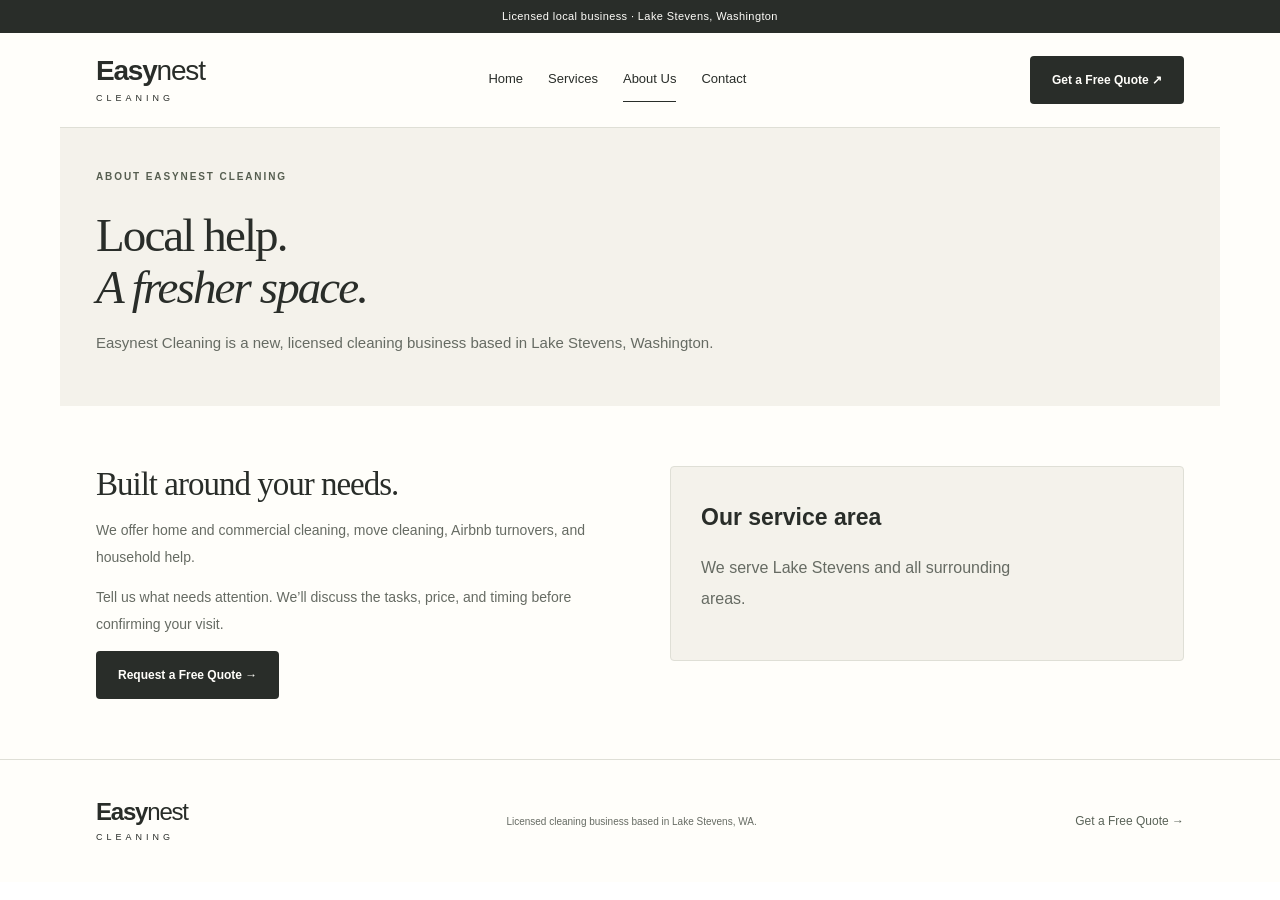
<file: about.html>
<!doctype html><html lang="en"><head><meta charset="UTF-8"><meta name="viewport" content="width=device-width,initial-scale=1"><title>About Us | Easynest Cleaning</title><meta name="description" content="Local home, move, commercial and household cleaning in Lake Stevens, Washington. Easynest Cleaning is a licensed local business."><link rel="stylesheet" href="style.css"><script defer src="script.js"></script></head><body><div id="en-new"><div class="topline">Licensed local business · Lake Stevens, Washington</div><nav class="container" aria-label="Main navigation"><a class="brand" href="index.html">Easy<span>nest</span><small>CLEANING</small></a><div class="nav-links"><a href="index.html">Home</a><a href="services.html">Services</a><a aria-current="page" href="about.html">About Us</a><a href="contact.html">Contact</a></div><a class="button" href="contact.html">Get a Free Quote ↗</a></nav>
<main><section class="container page-heading"><p class="eyebrow">ABOUT EASYNEST CLEANING</p><h1>Local help.<br><em>A fresher space.</em></h1><p class="intro">Easynest Cleaning is a new, licensed cleaning business based in Lake Stevens, Washington.</p></section>
<section class="container split"><div><h2>Built around your needs.</h2><p>We offer home and commercial cleaning, move cleaning, Airbnb turnovers, and household help.</p><p>Tell us what needs attention. We’ll discuss the tasks, price, and timing before confirming your visit.</p><a class="button" href="contact.html">Request a Free Quote →</a></div><div class="area-panel"><strong>Our service area</strong><p>We serve Lake Stevens and all surrounding areas.</p></div></section>
</main><footer><div class="container footer-grid"><a class="brand" href="index.html">Easy<span>nest</span><small>CLEANING</small></a><p>Licensed cleaning business based in Lake Stevens, WA.</p><a href="contact.html">Get a Free Quote →</a></div></footer>
</div></body></html>
</file>
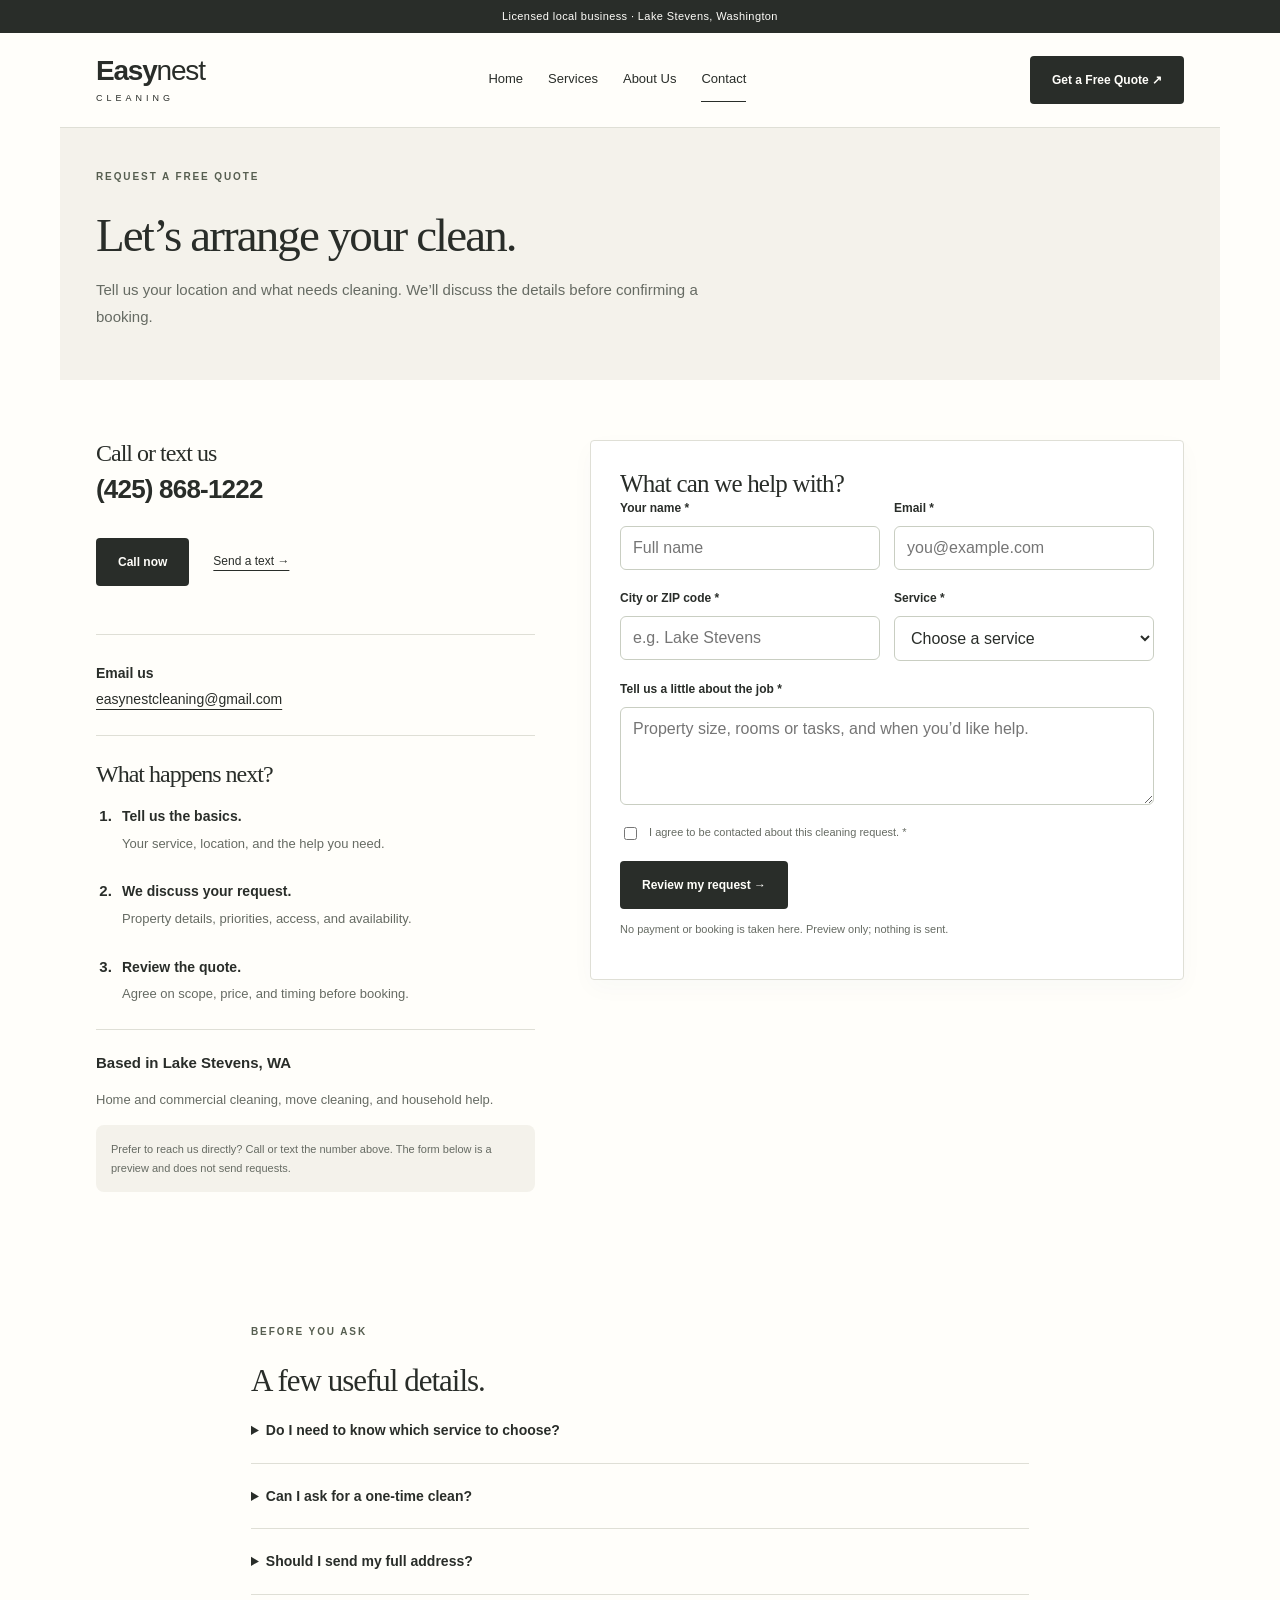
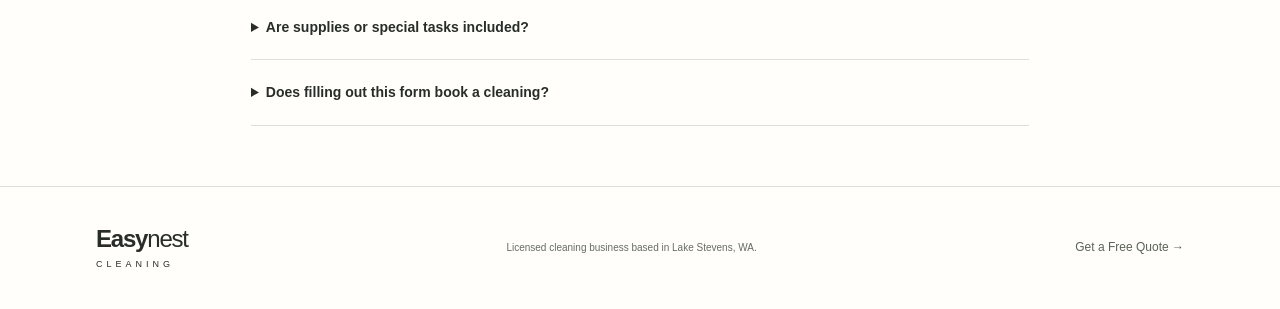
<file: contact.html>
<!doctype html><html lang="en"><head><meta charset="UTF-8"><meta name="viewport" content="width=device-width,initial-scale=1"><title>Contact | Easynest Cleaning</title><meta name="description" content="Local home, move, commercial and household cleaning in Lake Stevens, Washington. Easynest Cleaning is a licensed local business."><link rel="stylesheet" href="style.css"><script defer src="script.js"></script></head><body><div id="en-new"><div class="topline">Licensed local business · Lake Stevens, Washington</div><nav class="container" aria-label="Main navigation"><a class="brand" href="index.html">Easy<span>nest</span><small>CLEANING</small></a><div class="nav-links"><a href="index.html">Home</a><a href="services.html">Services</a><a href="about.html">About Us</a><a aria-current="page" href="contact.html">Contact</a></div><a class="button" href="contact.html">Get a Free Quote ↗</a></nav>
<main><section class="container page-heading"><p class="eyebrow">REQUEST A FREE QUOTE</p><h1>Let’s arrange your clean.</h1><p class="intro">Tell us your location and what needs cleaning. We’ll discuss the details before confirming a booking.</p></section>
<section class="container contact-grid"><aside><div class="phone-contact"><h2>Call or text us</h2><a class="phone-number" href="tel:+14258681222">(425) 868-1222</a><div class="actions"><a class="button" href="tel:+14258681222">Call now</a><a class="plain" href="sms:+14258681222">Send a text →</a></div></div><div class="email-contact"><strong>Email us</strong><br><a class="plain" href="mailto:easynestcleaning@gmail.com">easynestcleaning@gmail.com</a></div><h2>What happens next?</h2><ol class="next-steps"><li><strong>Tell us the basics.</strong><span>Your service, location, and the help you need.</span></li><li><strong>We discuss your request.</strong><span>Property details, priorities, access, and availability.</span></li><li><strong>Review the quote.</strong><span>Agree on scope, price, and timing before booking.</span></li></ol><div class="contact-note"><strong>Based in Lake Stevens, WA</strong><p>Home and commercial cleaning, move cleaning, and household help.</p></div><p class="small preview-note">Prefer to reach us directly? Call or text the number above. The form below is a preview and does not send requests.</p></aside><form id="en-request"><h2>What can we help with?</h2><div class="form-grid"><label>Your name *<input name="name" autocomplete="name" required maxlength="100" placeholder="Full name"></label><label>Email *<input name="email" type="email" autocomplete="email" required maxlength="150" placeholder="you@example.com"></label><label>City or ZIP code *<input name="location" autocomplete="address-level2" required maxlength="100" placeholder="e.g. Lake Stevens"></label><label>Service *<select name="service" id="en-service" required><option value="">Choose a service</option><option>Residential Cleaning</option><option>Deep Cleaning</option><option>Commercial Cleaning</option><option>Airbnb Cleaning Service</option><option>Move Out Cleaning</option><option>Move In Cleaning</option><option>Construction Clean Ups</option><option>Bi Weekly Cleaning</option><option>Laundry Services</option><option>Extra Hand Household Services</option><option>Not sure — help me choose</option></select></label><label class="full">Tell us a little about the job *<textarea name="details" required maxlength="2000" rows="4" placeholder="Property size, rooms or tasks, and when you’d like help."></textarea></label></div><label class="check"><input type="checkbox" required><span>I agree to be contacted about this cleaning request. *</span></label><button class="button" type="submit">Review my request →</button><p class="small">No payment or booking is taken here. Preview only; nothing is sent.</p><div id="en-result" role="status" aria-live="polite"></div></form></section>
<section class="container faq"><p class="eyebrow">BEFORE YOU ASK</p><h2>A few useful details.</h2><details><summary>Do I need to know which service to choose?</summary><p>No. Select “Not sure — help me choose” and describe what needs doing. We can discuss the best fit.</p></details><details><summary>Can I ask for a one-time clean?</summary><p>Yes. You can request a one-time visit or discuss recurring cleaning, including every two weeks.</p></details><details><summary>Should I send my full address?</summary><p>Your city or ZIP code is enough for an initial request. Exact access details can be discussed when arranging a visit.</p></details><details><summary>Are supplies or special tasks included?</summary><p>We’ll confirm supplies, product preferences, and the exact tasks when discussing your quote. Mention any special requests in the form.</p></details><details><summary>Does filling out this form book a cleaning?</summary><p>No. A request starts a conversation. An appointment is confirmed only after scope, price, timing, and availability have been agreed. This preview does not send requests.</p></details></section>
</main><footer><div class="container footer-grid"><a class="brand" href="index.html">Easy<span>nest</span><small>CLEANING</small></a><p>Licensed cleaning business based in Lake Stevens, WA.</p><a href="contact.html">Get a Free Quote →</a></div></footer>
</div></body></html>
</file>
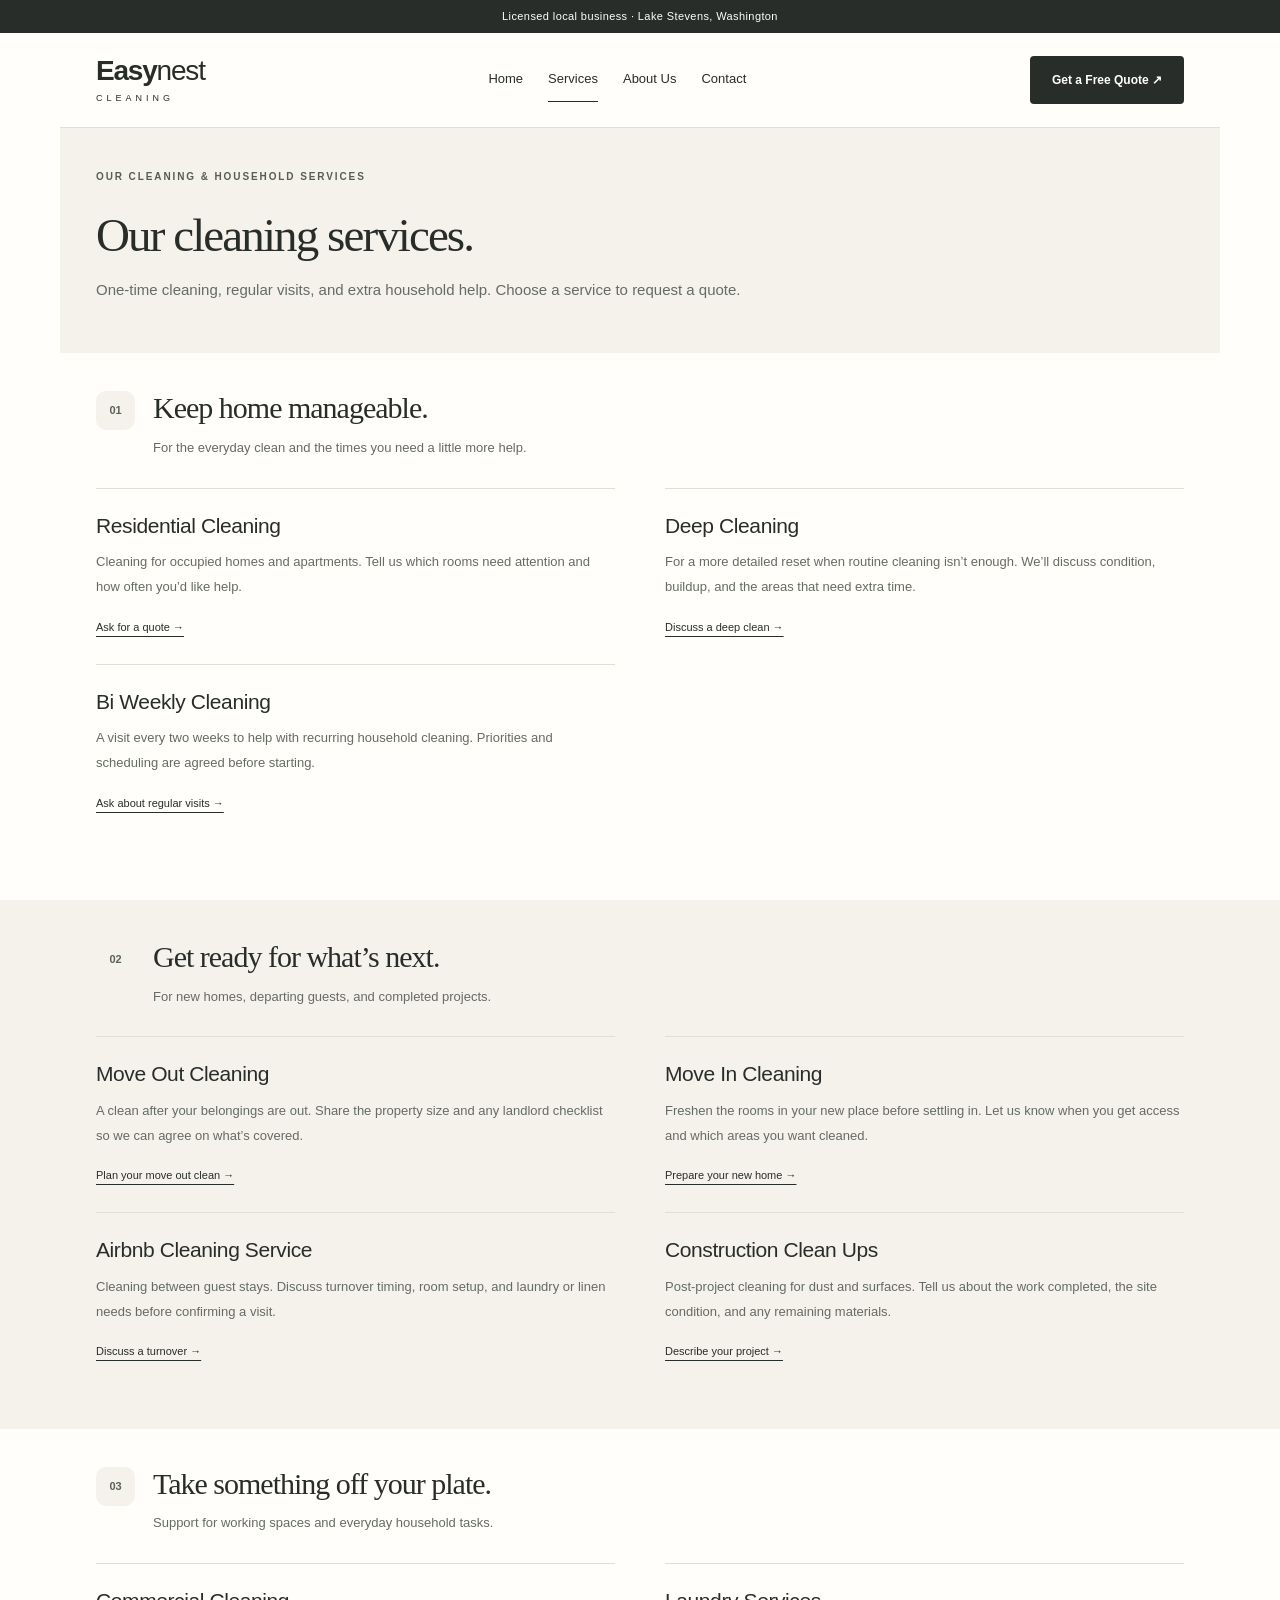
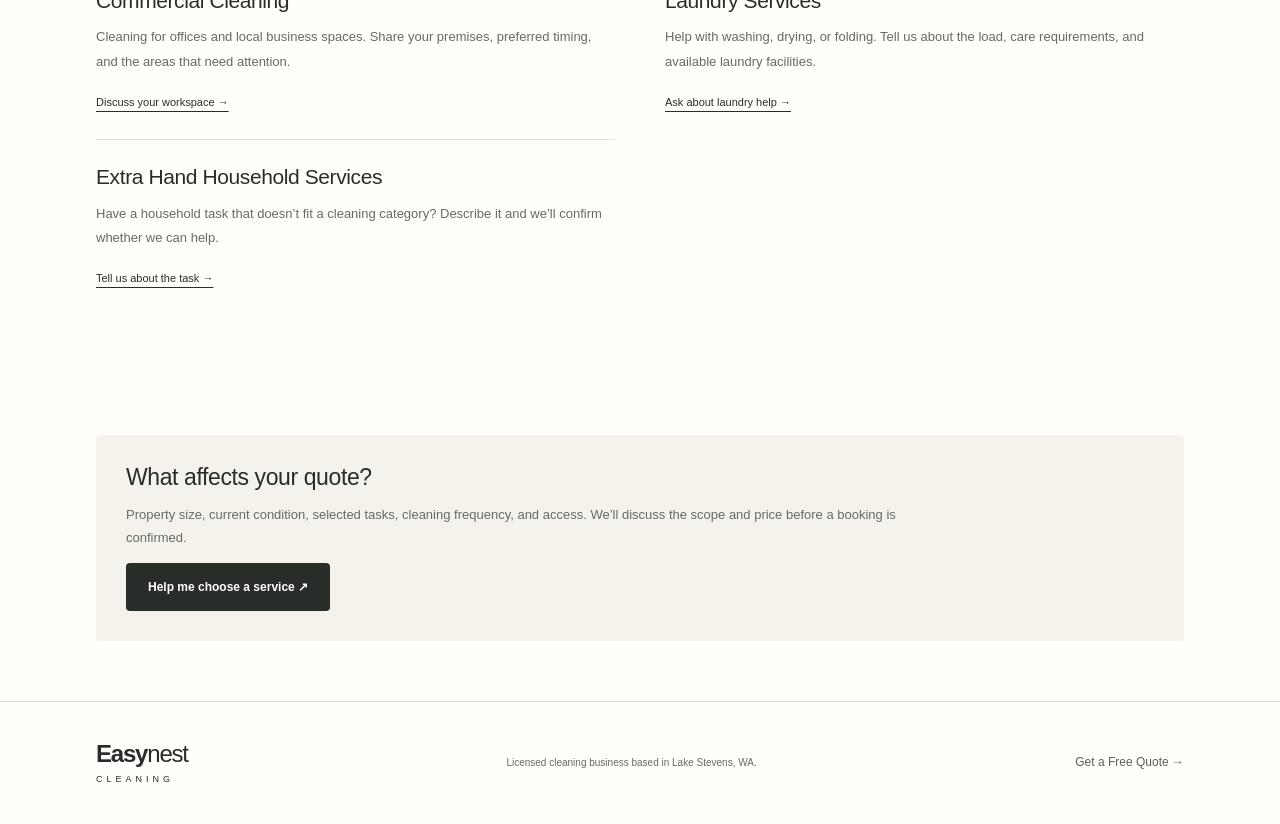
<file: services.html>
<!doctype html><html lang="en"><head><meta charset="UTF-8"><meta name="viewport" content="width=device-width,initial-scale=1"><title>Services | Easynest Cleaning</title><meta name="description" content="Local home, move, commercial and household cleaning in Lake Stevens, Washington. Easynest Cleaning is a licensed local business."><link rel="stylesheet" href="style.css"><script defer src="script.js"></script></head><body><div id="en-new"><div class="topline">Licensed local business · Lake Stevens, Washington</div><nav class="container" aria-label="Main navigation"><a class="brand" href="index.html">Easy<span>nest</span><small>CLEANING</small></a><div class="nav-links"><a href="index.html">Home</a><a aria-current="page" href="services.html">Services</a><a href="about.html">About Us</a><a href="contact.html">Contact</a></div><a class="button" href="contact.html">Get a Free Quote ↗</a></nav>
<main><section class="page-heading container"><p class="eyebrow">OUR CLEANING & HOUSEHOLD SERVICES</p><h1>Our cleaning services.</h1><p class="intro">One-time cleaning, regular visits, and extra household help. Choose a service to request a quote.</p></section>
<section class="container service-group" id="home-care"><div class="group-heading"><span class="group-no">01</span><div><h2>Keep home manageable.</h2><p>For the everyday clean and the times you need a little more help.</p></div></div><div class="service-grid"><article data-service-card><h3>Residential Cleaning</h3><p>Cleaning for occupied homes and apartments. Tell us which rooms need attention and how often you’d like help.</p><a class="plain" href="contact.html" data-service="Residential Cleaning">Ask for a quote →</a></article><article data-service-card><h3>Deep Cleaning</h3><p>For a more detailed reset when routine cleaning isn’t enough. We’ll discuss condition, buildup, and the areas that need extra time.</p><a class="plain" href="contact.html" data-service="Deep Cleaning">Discuss a deep clean →</a></article><article data-service-card><h3>Bi Weekly Cleaning</h3><p>A visit every two weeks to help with recurring household cleaning. Priorities and scheduling are agreed before starting.</p><a class="plain" href="contact.html" data-service="Bi Weekly Cleaning">Ask about regular visits →</a></article></div></section>
<section class="tinted" id="fresh-starts"><div class="container service-group"><div class="group-heading"><span class="group-no">02</span><div><h2>Get ready for what’s next.</h2><p>For new homes, departing guests, and completed projects.</p></div></div><div class="service-grid"><article data-service-card><h3>Move Out Cleaning</h3><p>A clean after your belongings are out. Share the property size and any landlord checklist so we can agree on what’s covered.</p><a class="plain" href="contact.html" data-service="Move Out Cleaning">Plan your move out clean →</a></article><article data-service-card><h3>Move In Cleaning</h3><p>Freshen the rooms in your new place before settling in. Let us know when you get access and which areas you want cleaned.</p><a class="plain" href="contact.html" data-service="Move In Cleaning">Prepare your new home →</a></article><article data-service-card><h3>Airbnb Cleaning Service</h3><p>Cleaning between guest stays. Discuss turnover timing, room setup, and laundry or linen needs before confirming a visit.</p><a class="plain" href="contact.html" data-service="Airbnb Cleaning Service">Discuss a turnover →</a></article><article data-service-card><h3>Construction Clean Ups</h3><p>Post-project cleaning for dust and surfaces. Tell us about the work completed, the site condition, and any remaining materials.</p><a class="plain" href="contact.html" data-service="Construction Clean Ups">Describe your project →</a></article></div></div></section>
<section class="container service-group" id="extra-help"><div class="group-heading"><span class="group-no">03</span><div><h2>Take something off your plate.</h2><p>Support for working spaces and everyday household tasks.</p></div></div><div class="service-grid"><article data-service-card><h3>Commercial Cleaning</h3><p>Cleaning for offices and local business spaces. Share your premises, preferred timing, and the areas that need attention.</p><a class="plain" href="contact.html" data-service="Commercial Cleaning">Discuss your workspace →</a></article><article data-service-card><h3>Laundry Services</h3><p>Help with washing, drying, or folding. Tell us about the load, care requirements, and available laundry facilities.</p><a class="plain" href="contact.html" data-service="Laundry Services">Ask about laundry help →</a></article><article data-service-card><h3>Extra Hand Household Services</h3><p>Have a household task that doesn’t fit a cleaning category? Describe it and we’ll confirm whether we can help.</p><a class="plain" href="contact.html" data-service="Extra Hand Household Services">Tell us about the task →</a></article></div></section>
<section class="container"><div class="quote-info"><h3>What affects your quote?</h3><p>Property size, current condition, selected tasks, cleaning frequency, and access. We’ll discuss the scope and price before a booking is confirmed.</p><a class="button" href="contact.html">Help me choose a service ↗</a></div></section>
</main><footer><div class="container footer-grid"><a class="brand" href="index.html">Easy<span>nest</span><small>CLEANING</small></a><p>Licensed cleaning business based in Lake Stevens, WA.</p><a href="contact.html">Get a Free Quote →</a></div></footer>
</div></body></html>
</file>
<file: style.css>
body{margin:0}#en-new{background:#fffefa;color:#292d29;font:15px/1.75 Arial,Helvetica,sans-serif;isolation:isolate}#en-new *{box-sizing:border-box}#en-new [hidden]{display:none!important}#en-new a{color:inherit;text-decoration:none}#en-new .container{width:100%;max-width:1160px;margin:auto;padding-left:36px;padding-right:36px}#en-new .topline{background:#292d29;color:#fffefa;text-align:center;padding:7px 15px;font-size:11px;letter-spacing:.4px}#en-new nav{display:flex;align-items:center;justify-content:space-between;gap:20px;padding-top:23px;padding-bottom:23px}#en-new .brand{font-size:28px;font-weight:700;letter-spacing:-1.2px;line-height:1}#en-new .brand span{font-weight:400}#en-new .brand small{display:block;font-size:9px;letter-spacing:4px;margin-top:9px;font-weight:400}#en-new .nav-links{display:flex;gap:25px;font-size:13px}#en-new .nav-links a{padding:10px 0}#en-new .nav-links a[aria-current]{border-bottom:1px solid #292d29}#en-new .button{display:inline-block;background:#292d29;color:#fffefa;border:0;padding:15px 22px;border-radius:4px;font:600 12px/1.5 Arial,sans-serif;cursor:pointer}#en-new .button:hover{background:#4d5749}#en-new .plain{font-size:12px;text-decoration:underline;text-underline-offset:5px}#en-new :focus-visible{outline:3px solid #af743b;outline-offset:4px}#en-new h1,#en-new h2,#en-new h3{font-weight:500;line-height:1.12;margin:0}#en-new h1,#en-new h2{font-family:Georgia,'Times New Roman',serif}#en-new h1{font-size:clamp(44px,5.8vw,72px);letter-spacing:-2.7px}#en-new h1 em{font-weight:400;font-style:italic}#en-new h2{font-size:36px;letter-spacing:-1px}#en-new h3{font-size:20px;letter-spacing:-.4px}#en-new p{color:#666b63}#en-new .eyebrow{font-size:10px;font-weight:600;letter-spacing:1.9px;color:#565e50;margin:0 0 23px}#en-new .intro{font-size:16px;line-height:1.8;max-width:580px}#en-new .small{font-size:11px;line-height:1.7}#en-new .hero{background:#f4f2eb;padding:36px 0 46px}#en-new .hero-grid{display:grid;grid-template-columns:1fr 1.04fr;gap:34px;align-items:center}#en-new .hero-copy{padding:20px 0}#en-new .hero .intro{max-width:365px;margin:25px 0}#en-new .actions{display:flex;align-items:center;gap:24px;flex-wrap:wrap;margin:25px 0}#en-new .hero .small{max-width:280px;margin:28px 0 0}#en-new figure{margin:0;position:relative;padding:0 0 30px 0}#en-new figure img{width:100%;height:485px;object-fit:cover;object-position:50% center;display:block;border-radius:170px 170px 5px 5px}#en-new figcaption{position:absolute;bottom:0;left:-18px;background:#e8d7ba;color:#363a31;padding:17px 25px;font:italic 21px Georgia,serif;box-shadow:0 6px 18px #292d2910}#en-new section.container{padding-top:60px;padding-bottom:60px}#en-new .service-overview{display:grid;grid-template-columns:.8fr 1.2fr;gap:60px}#en-new .section-head{display:block}#en-new .section-head h2{max-width:300px;margin:0 0 25px}#en-new .choice-grid{display:block}#en-new .choice-grid article{padding:24px 0;border-bottom:1px solid #dfdfd6;display:grid;grid-template-columns:1fr 1.25fr;gap:10px 25px}#en-new .choice-grid article:first-child{padding-top:0}#en-new .choice-grid h3{line-height:1.35}#en-new .choice-grid p{margin:0;font-size:13px}#en-new .choice-grid .plain{grid-column:2;font-size:11px}#en-new .tinted{background:#f4f2eb;padding:40px 0}#en-new .local-line{display:flex;align-items:center;gap:45px;justify-content:space-between}#en-new .local-line>div{max-width:650px}#en-new .local-line h2{font-size:32px}#en-new .local-line p{font-size:13px;max-width:520px}#en-new .local-line .button{flex-shrink:0}#en-new .local-line .eyebrow{margin-bottom:16px}
#en-new .page-heading{border-top:1px solid #dfdfd6;background:linear-gradient(120deg,#f4f2eb,white);padding-top:40px!important;padding-bottom:35px!important}#en-new .page-heading h1{font-size:47px;letter-spacing:-1.9px;max-width:850px}#en-new .page-heading .intro{font-size:15px;color:#666b63;max-width:650px}#en-new .group-heading{display:flex;gap:18px;align-items:start;margin-bottom:28px}#en-new .group-heading h2{font-size:30px;margin:0 0 12px}#en-new .group-heading p{font-size:13px;margin:0}#en-new .group-no{background:#f4f2eb;color:#5a6358;display:grid;place-items:center;min-width:39px;height:39px;border-radius:10px;font-size:11px;font-weight:600}#en-new .service-group{padding-top:38px!important}#en-new .service-grid{display:grid;grid-template-columns:1fr 1fr;gap:0 40px}#en-new .service-grid article{border-top:1px solid #dfdfd6;padding:25px 0}#en-new .service-grid h3{font-size:21px;margin-top:0}#en-new .service-grid p{font-size:13px;line-height:1.9}#en-new .service-grid .plain{font-size:11px}#en-new .tinted .service-group{padding-top:0!important}#en-new .quote-info{background:#f4f2eb;border-radius:11px;padding:30px}#en-new .quote-info h3{margin-top:0;font-size:23px}#en-new .quote-info p{font-size:13px;max-width:800px}#en-new .split{display:grid;grid-template-columns:1fr 1fr;gap:60px;align-items:start}#en-new .split h2{font-size:33px}#en-new .split p{font-size:14px;line-height:1.9}#en-new .area-panel{background:#f4f2eb;border:1px solid #dfdfd6;border-radius:12px;padding:30px}#en-new .area-panel strong{font-size:23px;font-weight:600}#en-new .area-panel p{font-size:16px!important;max-width:350px}#en-new .contact-grid{display:grid;grid-template-columns:.85fr 1.15fr;gap:55px;align-items:start}#en-new .contact-grid aside h2{font-size:24px;margin-top:0}#en-new .phone-number{font-size:26px;color:#292d29;font-weight:600;letter-spacing:-.8px}#en-new .phone-contact,#en-new .email-contact{padding-bottom:23px;margin-bottom:25px;border-bottom:1px solid #dfdfd6}#en-new .email-contact{overflow-wrap:anywhere}#en-new .email-contact strong{font-size:14px}#en-new .email-contact a{font-size:14px}#en-new .next-steps{padding-left:20px}#en-new .next-steps li{padding-left:6px;margin-bottom:23px}#en-new .next-steps li::marker{color:#292d29;font-weight:600}#en-new .next-steps strong,#en-new .next-steps span{display:block}#en-new .next-steps strong{font-size:14px;font-weight:600}#en-new .next-steps span{font-size:13px;color:#666b63;margin-top:4px}#en-new .contact-note{padding-top:20px;border-top:1px solid #dfdfd6}#en-new .contact-note p{font-size:13px}#en-new .preview-note{background:#f4f2eb;padding:15px;border-radius:8px}#en-new form{background:white;border:1px solid #dfdfd6;border-radius:13px;padding:29px;box-shadow:0 8px 25px #284e6007}#en-new form h2{font-size:25px;margin-top:0;letter-spacing:-.8px}#en-new .form-grid{display:grid;grid-template-columns:1fr 1fr;gap:18px 14px}#en-new label{display:block;font-size:12px;font-weight:600}#en-new input,#en-new select,#en-new textarea{display:block;width:100%;min-width:0;font:16px Arial,sans-serif;padding:12px;border:1px solid #c9cec2;background:white;color:#292d29;border-radius:6px;margin-top:7px}#en-new .full{grid-column:1/-1}#en-new .check{display:flex;gap:9px;font-size:11px;font-weight:400;margin:18px 0;color:#666b63}#en-new .check input{width:auto;margin-top:4px}#en-new #en-result{white-space:pre-line;overflow-wrap:anywhere;background:#f4f2eb;border-radius:7px;padding:20px;font-size:13px;margin-top:20px}#en-new #en-result:empty{display:none}#en-new .faq{max-width:850px}#en-new .faq h2{font-size:31px}#en-new details{border-bottom:1px solid #dfdfd6;padding:20px 0}#en-new summary{font-size:14px;font-weight:600;cursor:pointer}#en-new details p{font-size:13px}#en-new footer{background:#fff;border-top:1px solid #dfdfd6;padding:30px 0}#en-new .footer-grid{display:flex;flex-wrap:wrap;align-items:center;justify-content:space-between;gap:25px}#en-new footer .brand{font-size:24px}#en-new footer p{font-size:10px;color:#666b63;margin:0;max-width:390px}#en-new footer a:last-child{font-size:12px;color:#5a6358}#en-new .page-heading h1{font-family:Georgia,serif}#en-new footer{background:#fffefa}#en-new .footer-grid{padding-top:10px;padding-bottom:10px}#en-new footer p a{text-decoration:underline;font-size:inherit}#en-new .page-heading{background:#f4f2eb}#en-new .area-panel,#en-new form,#en-new .quote-info{border-radius:4px}#en-new .service-grid h3{margin-bottom:12px}#en-new .service-grid{gap:0 50px}
@media(max-width:740px){#en-new .container{padding-left:22px;padding-right:22px}#en-new nav{flex-wrap:wrap;gap:20px}#en-new nav>.button{font-size:10px;padding:12px 15px}#en-new .brand{font-size:25px}#en-new .nav-links{order:3;width:100%;justify-content:space-between;gap:12px}#en-new .hero{padding:15px 0 35px}#en-new .hero-grid{grid-template-columns:1fr;gap:22px}#en-new h1{font-size:52px;letter-spacing:-1.8px}#en-new .hero .intro{max-width:480px;font-size:15px;margin:20px 0}#en-new .hero .small{max-width:none;margin-top:20px}#en-new figure{max-width:560px;width:100%;margin:auto;padding-bottom:20px}#en-new figure img{height:330px;object-position:50% center;border-radius:100px 100px 4px 4px}#en-new figcaption{left:10px;font-size:19px;padding:14px 20px}#en-new .service-overview{grid-template-columns:1fr;gap:30px}#en-new section.container{padding-top:36px;padding-bottom:36px}#en-new .section-head h2{max-width:400px;font-size:34px}#en-new .choice-grid article{grid-template-columns:1fr;gap:10px}#en-new .choice-grid .plain{grid-column:auto}#en-new .local-line{display:block}#en-new .local-line .button{margin-top:15px}#en-new .page-heading h1{font-size:39px}#en-new .split,#en-new .contact-grid,#en-new .service-grid{grid-template-columns:1fr;gap:25px}#en-new .form-grid{grid-template-columns:1fr}#en-new .full{grid-column:auto}#en-new form{padding:22px}#en-new .group-heading h2{font-size:28px}#en-new .footer-grid{align-items:start;gap:20px}#en-new .phone-number{font-size:25px}}@media(max-width:370px){#en-new h1{font-size:45px}#en-new .hero .actions{gap:18px}}
</file>
